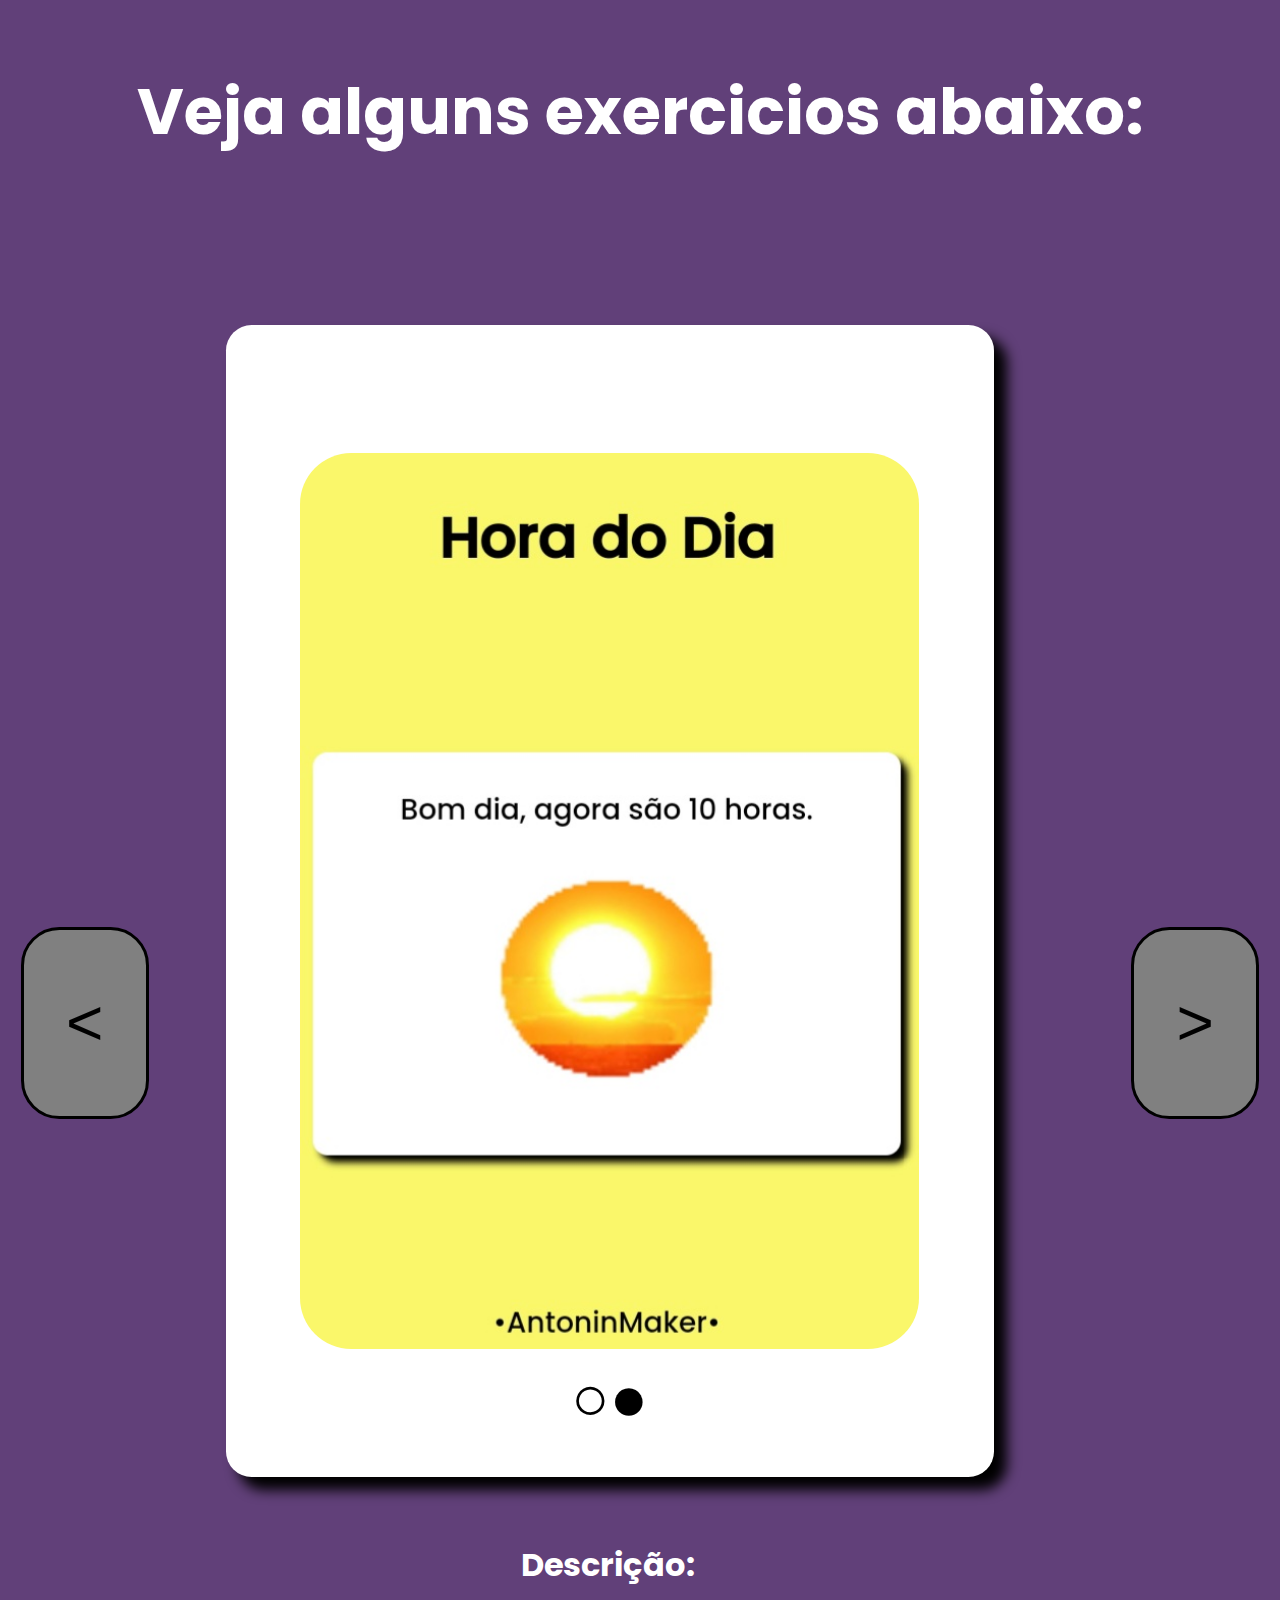
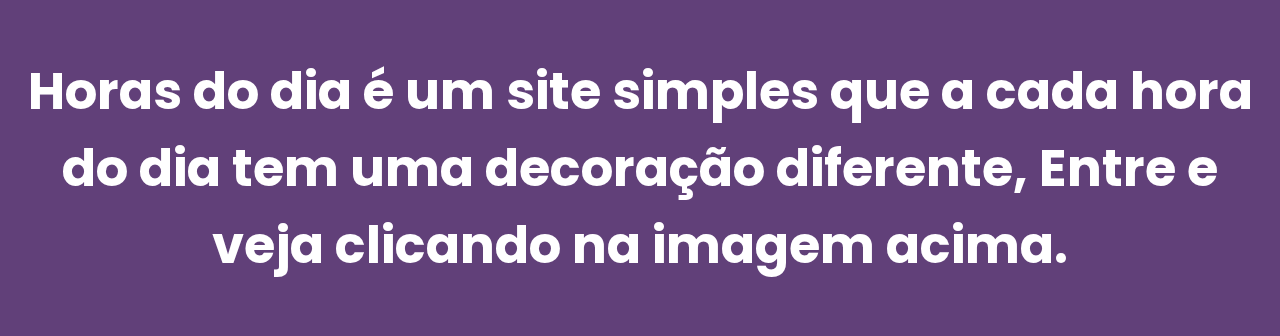
<file: index.html>
<!----------------------------------------------------->

<!DOCTYPE html>
<html lang="pt-br">
  <head>
      <link rel="stylesheet" href="index.css">
      <meta name="theme-color" content="#000000" />
    <meta http-equiv="content-type" content="text/html; charset=utf-8" />
    <meta name="viewport" content="width=device-width, initial-scale=1.0">
    <link rel="shortcut icon" href="midia/favicons/site.png">
    <title>Mini site</title>
    
    </head>
    
    <body>
    
      <header>
        <p><strong>Veja alguns exercicios abaixo:</strong>
        </header>
        <div id="buttons">
          
        </div>
       
      <section class="paginas" id="paginas">

      </section>
      
      <footer id="descricao">
      
      </footer>
      
      </section>
  <script src="index.js"></script>
  
      </body>
      
</html>

<!----------------------------------------------------->
</file>
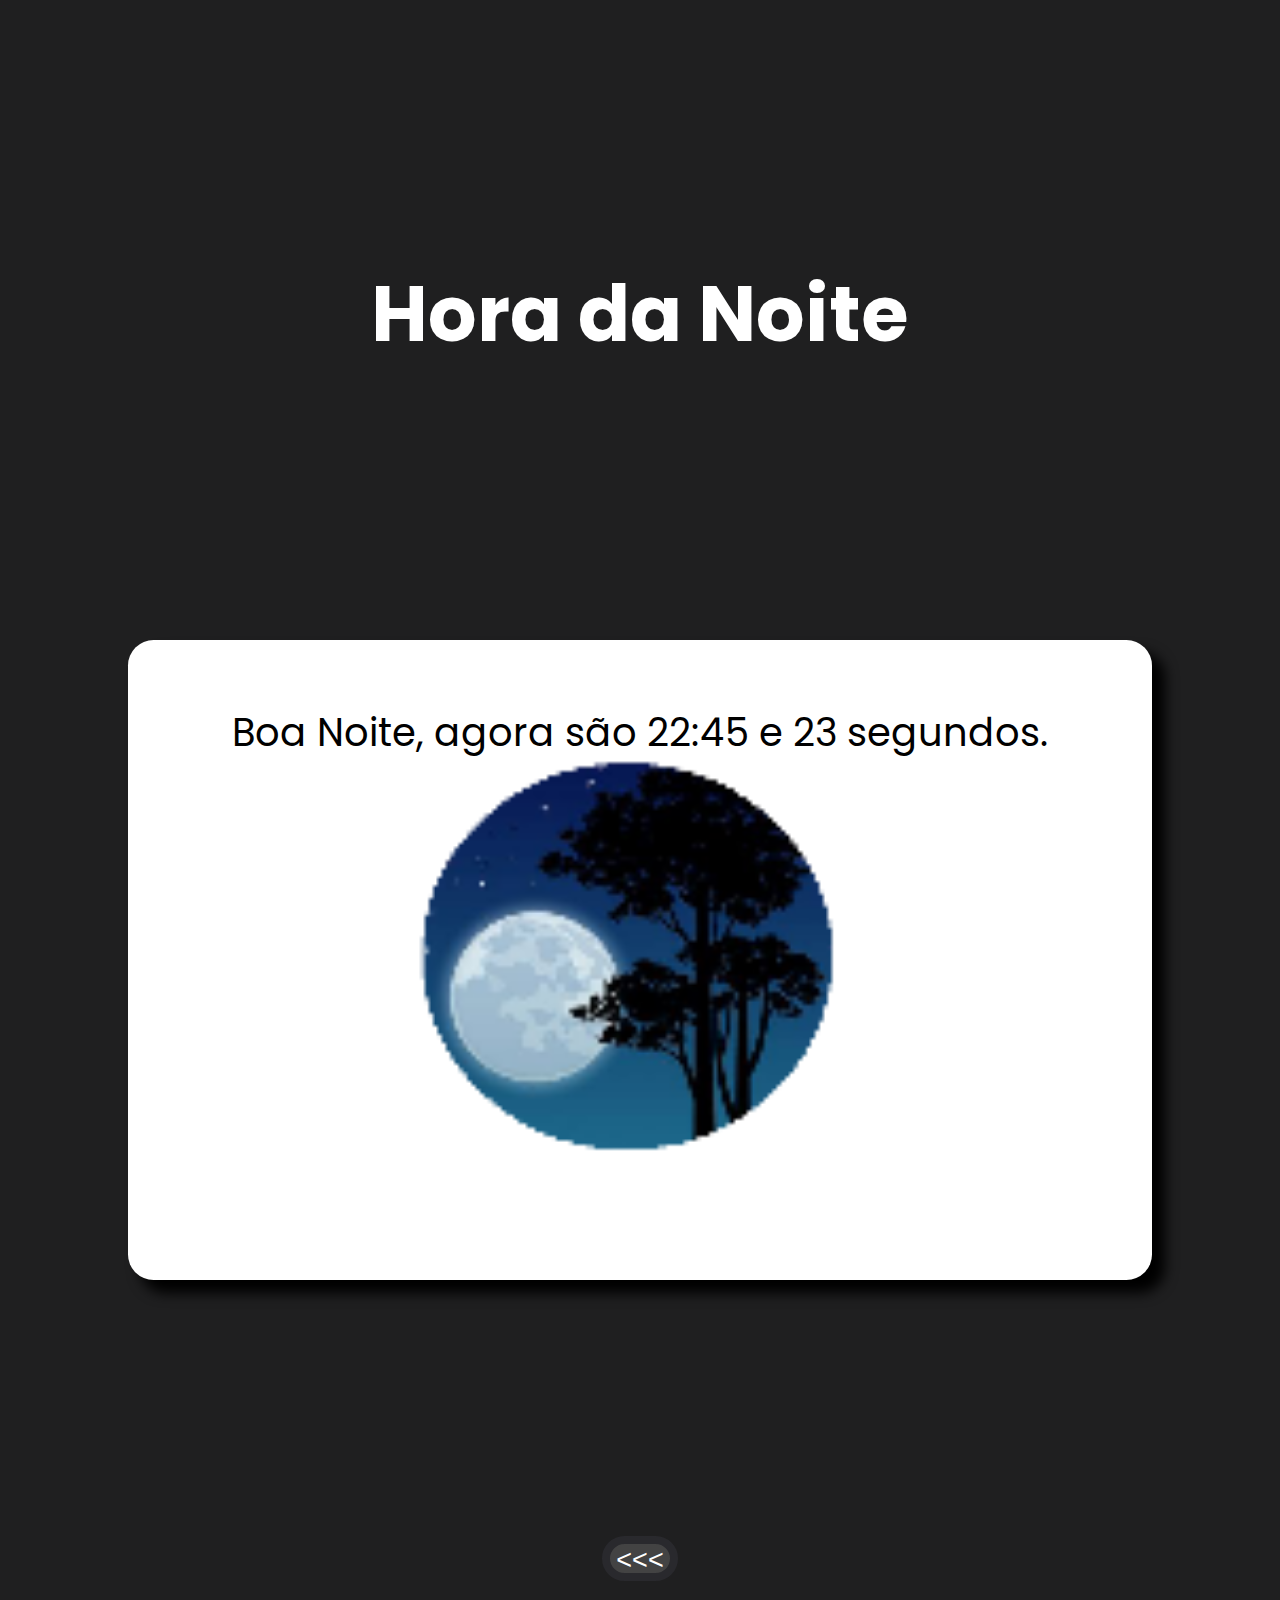
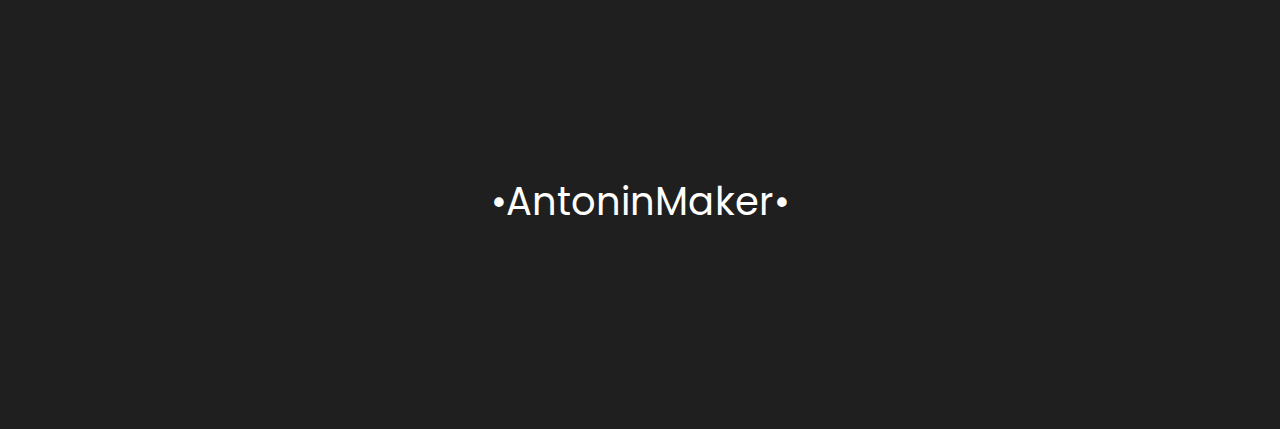
<file: pages/horadodia.html>
<!DOCTYPE html>
<html lang="pt-br">
  <head>
      <link rel="stylesheet" href="style/horadodia.css">
      <meta name="theme-color" content="#000000" />
    <meta http-equiv="content-type" content="text/html; charset=utf-8" />
    <meta name="viewport" content="width=device-width, initial-scale=1.0">
    <link rel="shortcut icon" href="#">
    <title>Exercicio de horas</title>
    </head>
    <body id="body">
      
      <header id="horaDia">
      </header>
      
       <section id="escrita">
         </section>
         <a href="../index.html">
         <input type="button" value="<<<">
         </a>
         <footer>
        <p>•AntoninMaker•</p>
        </footer>
        
      <script src="script/horadodia.js"></script>
      </body>
</html>
</file>
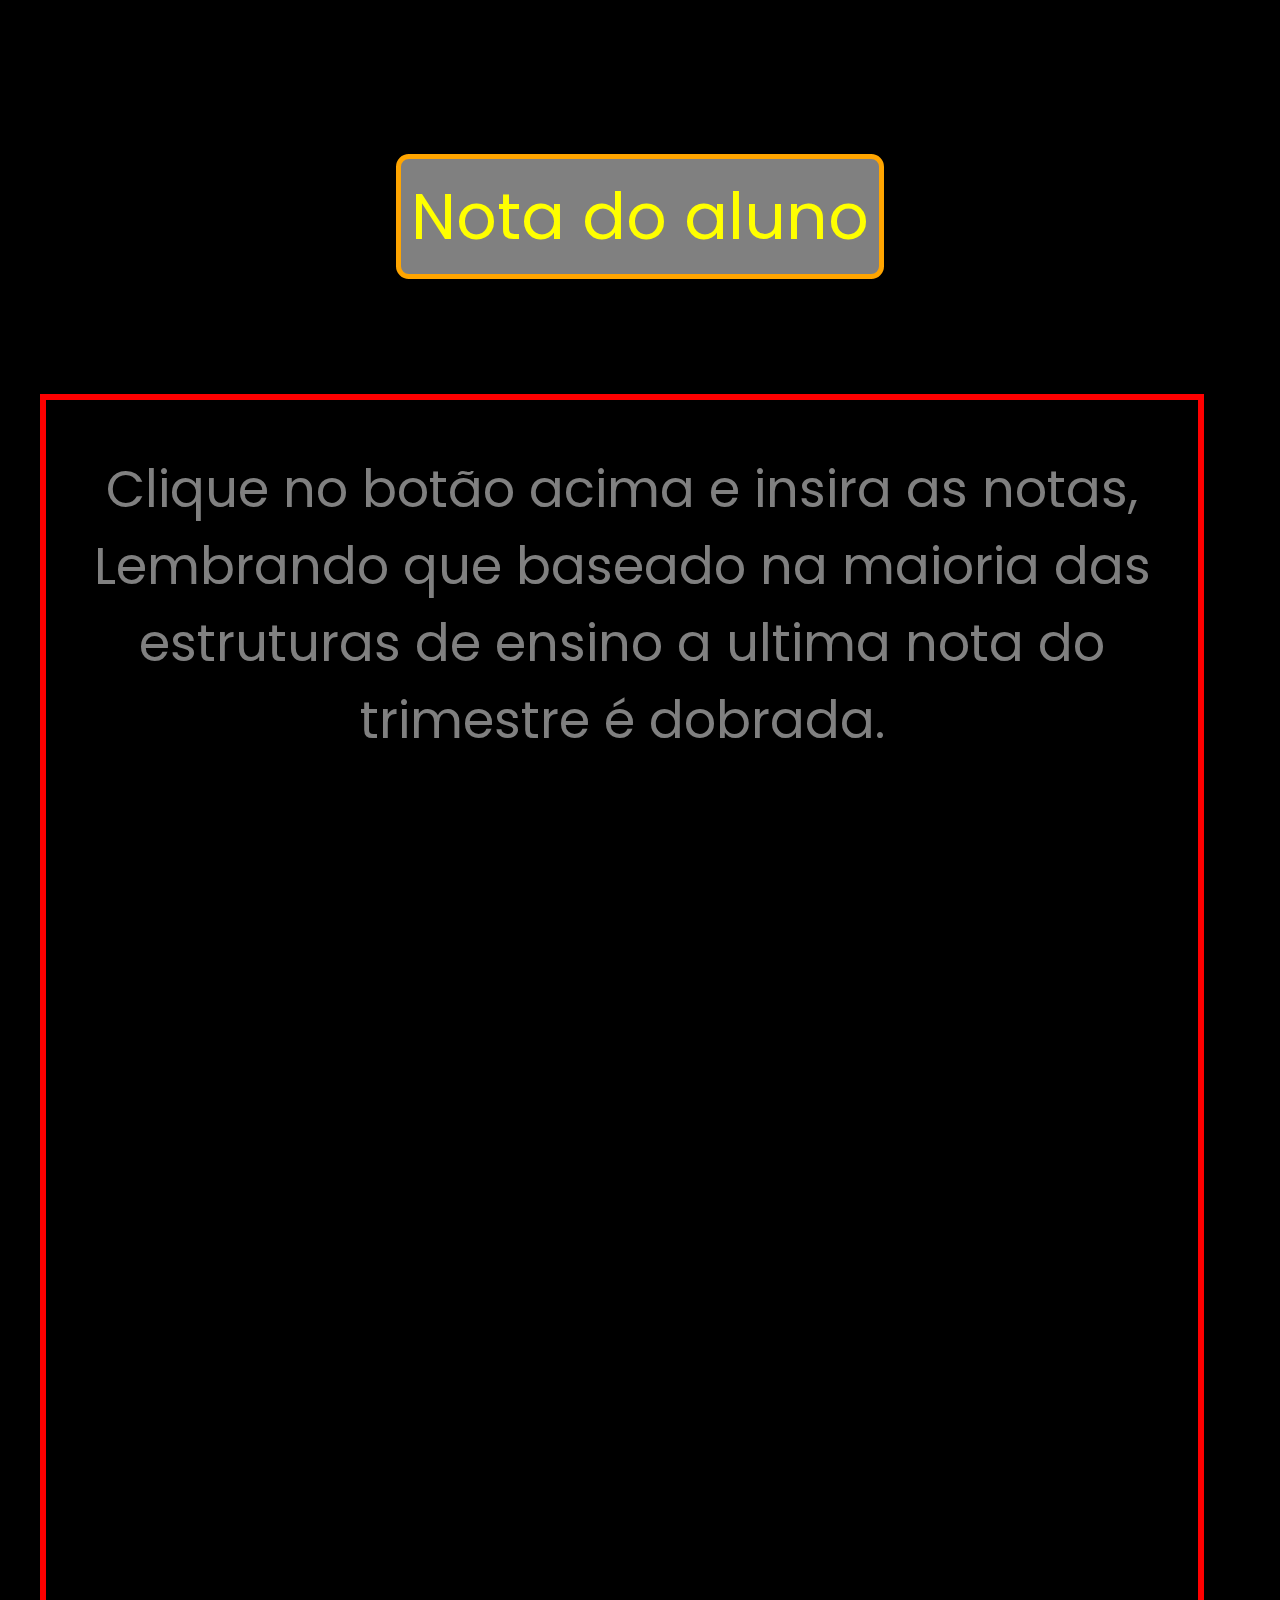
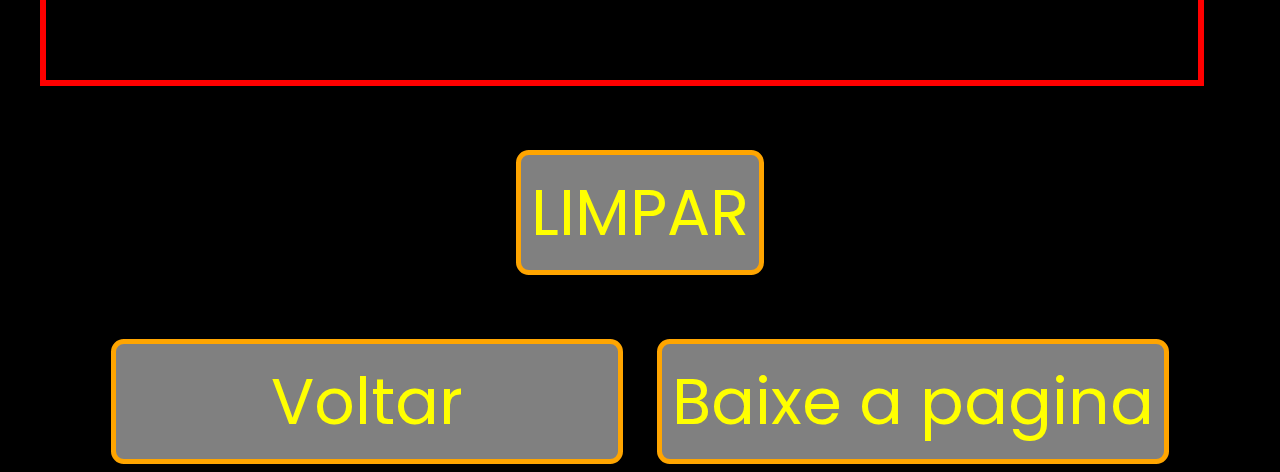
<file: pages/notadoaluno.html>
<!DOCTYPE html>
<html lang="pt-br">
  <head>
      <link rel="stylesheet" href="style/notadoaluno.css">
      <meta name="theme-color" content="#000000" />
    <meta http-equiv="content-type" content="text/html; charset=utf-8" />
    <meta name="viewport" content="width=device-width, initial-scale=1.0">
    </head>
    <body>
      
      <button onclick="aluno()" style="margin-top: 2vw;">Nota do aluno</button>
      
   <section id="nota"><p id="p">Clique no botão acima e insira as notas, Lembrando que baseado na maioria das estruturas de ensino a ultima nota do trimestre é dobrada.</p></section>
   
   <button onclick="limpar()" style="margin-top: 5vw;">LIMPAR</button><br>
   
   <a href="../index.html"><button class="voltar">Voltar</button></a>
   
   <a href="midia/download/notadoaluno.zip" type="application/zip"><button>Baixe a pagina</button></a>
   
   <script src="script/notadoaluno.js"></script>
   
      </body>
</html>
</file>
<file: index.css>
/******************************************************/

@import url('https://fonts.googleapis.com/css2?family=Poppins:wght@500&display=swap');

body{
  padding: 0;
  background: #614079;
  color: white;
  text-align: center;
  font-family: 'Poppins', sans-serif;}

input {
  border: 0.3vw #000 solid;
  border-radius: 3vw;
  background: grey;
  color: #000;
  text-decoration: none;
  padding: 1vw;
  height: 15vw;
  width: 10vw;
  font-size: 5vw;
  margin: 1vw;
  margin-top: 55vw;
  float: right;}

input.left {
  border: 0.3vw #000 solid;
  border-radius: 3vw;
  background: grey;
  color: #000;
  text-decoration: none;
  padding: 1vw;
  height: 15vw;
  width: 10vw;
  font-size: 5vw;
  margin: 1vw;
  margin-top: 55vw;
  float: left;}

section {
  margin-top: 13vw;
  margin-left: 17vw;
  background: white;
  border-radius: 2vw;
  box-shadow: 1vw 1vw 1vw black;
  text-align: center;
  width: 60vw;
  height: 90vw;}

p {
  font-size: 5vw;}
  
p.descricao {
  margin-top: 5vw;
  font-size: 4vw;
  font-weight: bolder;
  color: #FFFFFF;}

p.bolinhas {
  font-size: 5vw;
  color: black;
  margin-top: -0.5vw;}

h1 {
  margin-right: 5vw;
  margin-top: 5vw;}

img {
  margin-top: 10vw;
  height: 70vw;
  border-radius: 4vw;}
  
  /****************************************************/
</file>
<file: pages/style/horadodia.css>
/******************************************************/

    @import url('https://fonts.googleapis.com/css2?family=Poppins:wght@500&display=swap');
      
      * {
        height: 20vw;
        margin-top: 10vw;}
      
      body {
        margin: 0;
        padding: 0;
        text-align: center;
        background: rgb(70, 142, 236);
        font-family: 'Poppins', sans-serif;}
      
      section {
        background: white;
        color: black;
        border-radius: 2vw;
        box-shadow: 1vw 1vw 1vw black;
        height: 50vw;
        width: 80vw;
        margin: 10vw;}
      
      .imgdia {
        height: 30vw;
        margin-right: 18vw;
        margin-top: -20vw;}
      
      .imgtarde {
        height: 35vw;
        margin-top: -22vw;
        margin-left: 8vw;}
        
      .imgnoite {
        height: 53vw;
        margin-top: -24vw;
        margin-right: 2.5vw;}
        
      .imgmadrugada {
        height: 80vw;
        margin-top: -39.5vw;
        margin-right: 3vw;}
      
      p {
        padding-top: 5vw;
        font-size: 3vw;}
      
      h1 {
        font-size: 6vw;}
      
      input {
        text-align: center;
        height: 5vh;
        font-size: 3vh;
        border-radius: 3vw;
        border: 0.7vw #29292D solid;
        background: #434343;
        color: #FFF;}
        
/******************************************************/
</file>
<file: pages/style/notadoaluno.css>
@import url('https://fonts.googleapis.com/css2?family=Poppins:wght@500&display=swap');
      *{
        background: black;
        color: grey;
        font-size: 4vw;
        text-align: center;
        font-family: 'Poppins', sans-serif;;
      }
      body {
        margin-top: 10vw;
      }
      button{
        text-align: center;
        border: 0.4vw orange solid;
        border-radius: 1vw;
        background: grey;
        color: yellow;
        font-size: 5vw;
        padding: 10px;
      }
      section {
        margin-top: 9vw;
        margin-left: 2.5vw;
        border: 0.5vw red solid;
        width: 90vw;
        height: 100vw;
      }
      .voltar{
        margin-top: 5vw;
        margin-right: 1.5vw;
        width: 40vw;
      }
      span {
        margin: 1.5vw;
      }
</file>
